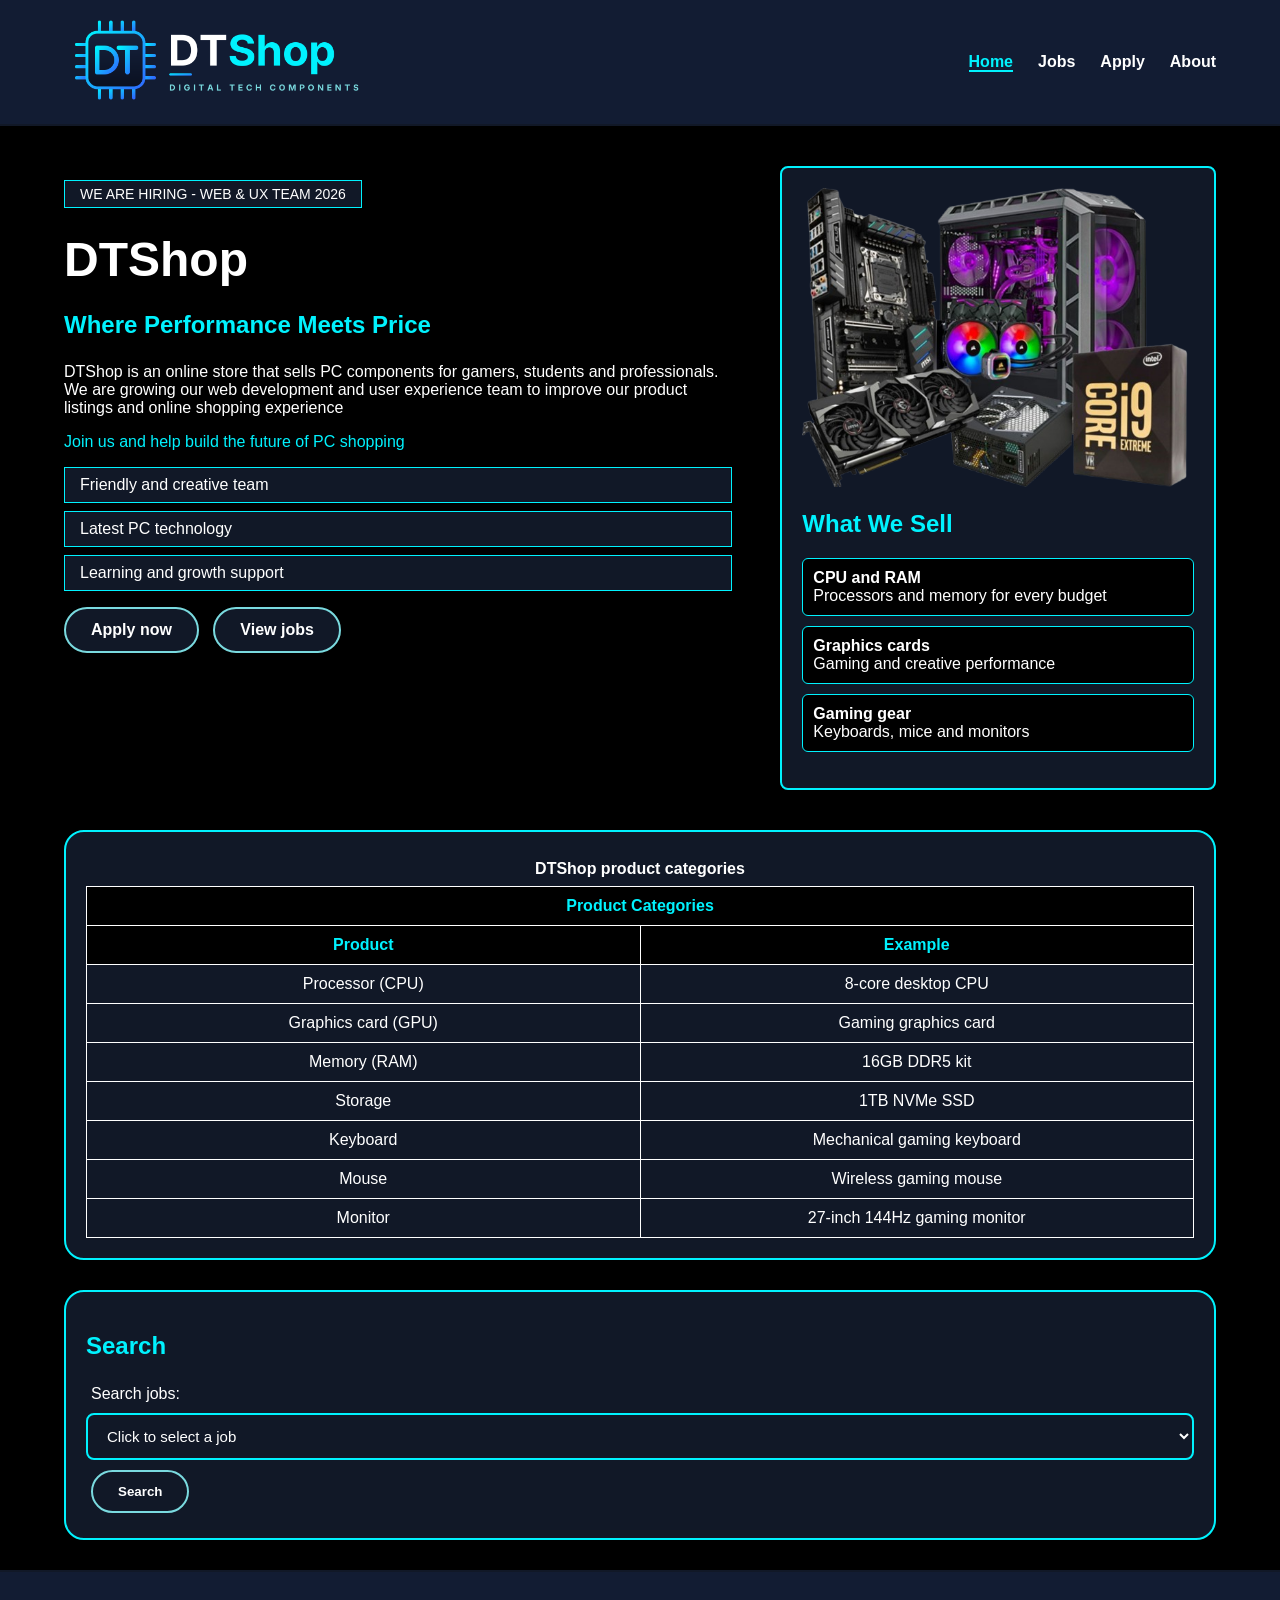
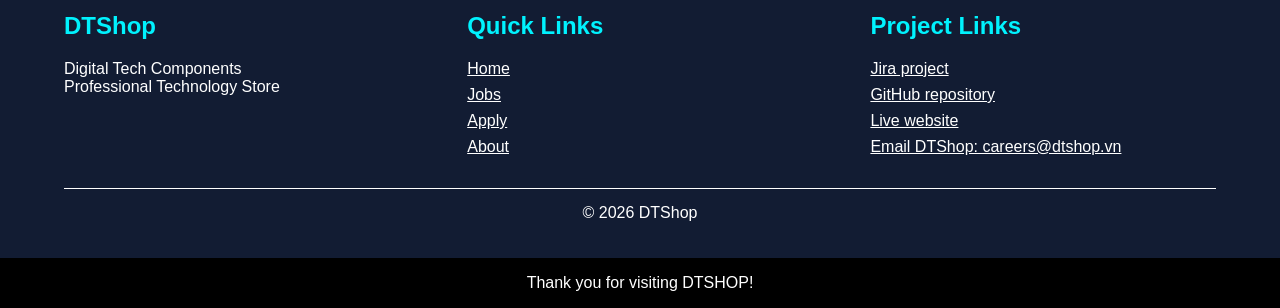
<file: index.html>
<!DOCTYPE html>
<html lang="en">
<head>
    <meta charset="UTF-8">
    <meta name="viewport" content="width=device-width, initial-scale=1.0">
    <meta name="description" content="DTShop. A PC components store. Join our web and user experience team.">
    <meta name="keywords" content="DTShop, PC components, careers, COS10026, Project Part 1">
    <meta name="author" content="Wilson's Dream Team">


    <link rel="icon" type="image/png" href="images/logo.png">
    <link rel="stylesheet" href="styles/styles.css">
    
    <title>DTShop - Home</title>
    
    <style>
        .slogan {
            color: #00f2fe;
            font-size: 24px;
            font-weight: bold;
        }
    </style>
    
</head>

<body>
    <header>
        <a href="index.html"><img src="images/logo.png" alt="DTShop logo - Digital Tech Components" width="200" ></a>
        <nav>
            <ul>
                <li><a href="index.html" aria-current="page">Home</a></li>
                <li><a href="jobs.html">Jobs</a></li>
                <li><a href="apply.html">Apply</a></li>
                <li><a href="about.html">About</a></li>
            </ul>
        </nav>
    </header>
    <main>
        <section class="top-section">
            <article class="intro-text">
                <p class="hiring">WE ARE HIRING - WEB &amp; UX TEAM 2026</p>
                <h1>DTShop</h1>
                <p class="slogan">Where Performance Meets Price</p>
                <p>DTShop is an online store that sells PC components for gamers, students and professionals. 
                    We are growing our web development and user experience team to improve our product listings and online shopping experience</p>
                <p style="color: #00f2fe;">Join us and help build the future of PC shopping</p>

                <ul class="tags">
                    <li>Friendly and creative team</li>
                    <li>Latest PC technology</li>
                    <li>Learning and growth support</li>
                </ul>

                <p>
                    <a class="button" href="apply.html">Apply now</a>
                    <a class="button" href="jobs.html">View jobs</a>
                </p>
            </article>

            <article class="right-box">
                <img class="photo" src="images/pc-components.png" alt="PC components">
                <h2>What We Sell</h2>
                <ul>
                    <li><strong>CPU and RAM</strong><br>Processors and memory for every budget</li>
                    <li><strong>Graphics cards</strong><br>Gaming and creative performance</li>
                    <li><strong>Gaming gear</strong><br>Keyboards, mice and monitors</li>
                </ul>
            </article>

        </section>

        <section class="box">
            
            <table>
                <caption>DTShop product categories</caption>
                <thead>
                    <tr>
                        <th colspan="2">Product Categories</th>
                    </tr>
                    <tr>
                        <th>Product</th>
                        <th>Example</th>
                    </tr>
                </thead>
                <tbody>
                    <tr>
                        <td>Processor (CPU)</td>
                        <td>8-core desktop CPU</td>
                    </tr>
                    <tr>
                        <td>Graphics card (GPU)</td>
                        <td>Gaming graphics card</td>
                    </tr>
                    <tr>
                        <td>Memory (RAM)</td>
                        <td>16GB DDR5 kit</td>
                    </tr>
                    <tr>
                        <td>Storage</td>
                        <td>1TB NVMe SSD</td>
                    </tr>
                    <tr>
                        <td>Keyboard</td>
                        <td>Mechanical gaming keyboard</td>
                    </tr>
                    <tr>
                        <td>Mouse</td>
                        <td>Wireless gaming mouse</td>
                    </tr>
                    <tr>
                        <td>Monitor</td>
                        <td>27-inch 144Hz gaming monitor</td>
                    </tr>
                </tbody>
            </table>
        </section>

    <section class="box">
        <h2>Search</h2>
        <form action="jobs.html" method="get">
            <label for="job-select">Search jobs:</label>
            <select id="job-select" name="job" class="search-select">
                <option value="" disabled selected>Click to select a job</option>
                <option value="#F1">Front-End Web Developer</option>
                <option value="#U1">UX Designer</option>
                <option value="#B1">Back-End Developer</option>
            </select>

            <button type="submit" style="margin-top: 10px;">Search</button>
        </form>
    </section>

    </main>


    <footer>
        <div class="footer-columns">

            <section>
                <h2>DTShop</h2>
                <p>Digital Tech Components<br>Professional Technology Store</p>
            </section>

            <section>
                <h2>Quick Links</h2>
                <ul>
                    <li><a href="index.html">Home</a></li>
                    <li><a href="jobs.html">Jobs</a></li>
                    <li><a href="apply.html">Apply</a></li>
                    <li><a href="about.html">About</a></li>
                </ul>
            </section>

            <section>
                <h2>Project Links</h2>
                <ul>
                    <li><a href="https://cos10026wilsondoan.atlassian.net/jira/software/projects/SCRUM/boards/1">Jira project</a></li>
                    <li><a href="https://github.com/reynard-2007/COS10026">GitHub repository</a></li>
                    <li><a href="https://reynard-2007.github.io/Wilsons_Dream_Team/" title="Live website on GitHub Pages">Live website</a></li>
                    <li><a href="mailto:careers@dtshop.vn" title="Email DTShop">Email DTShop: careers@dtshop.vn</a></li>
                </ul>
            </section>

        </div>
        <p class="copyright">&copy; 2026 DTShop</p>
    </footer>
    <p style="text-align: center;">
        Thank you for visiting DTSHOP!
    </p>

</body>
</html>
</file>
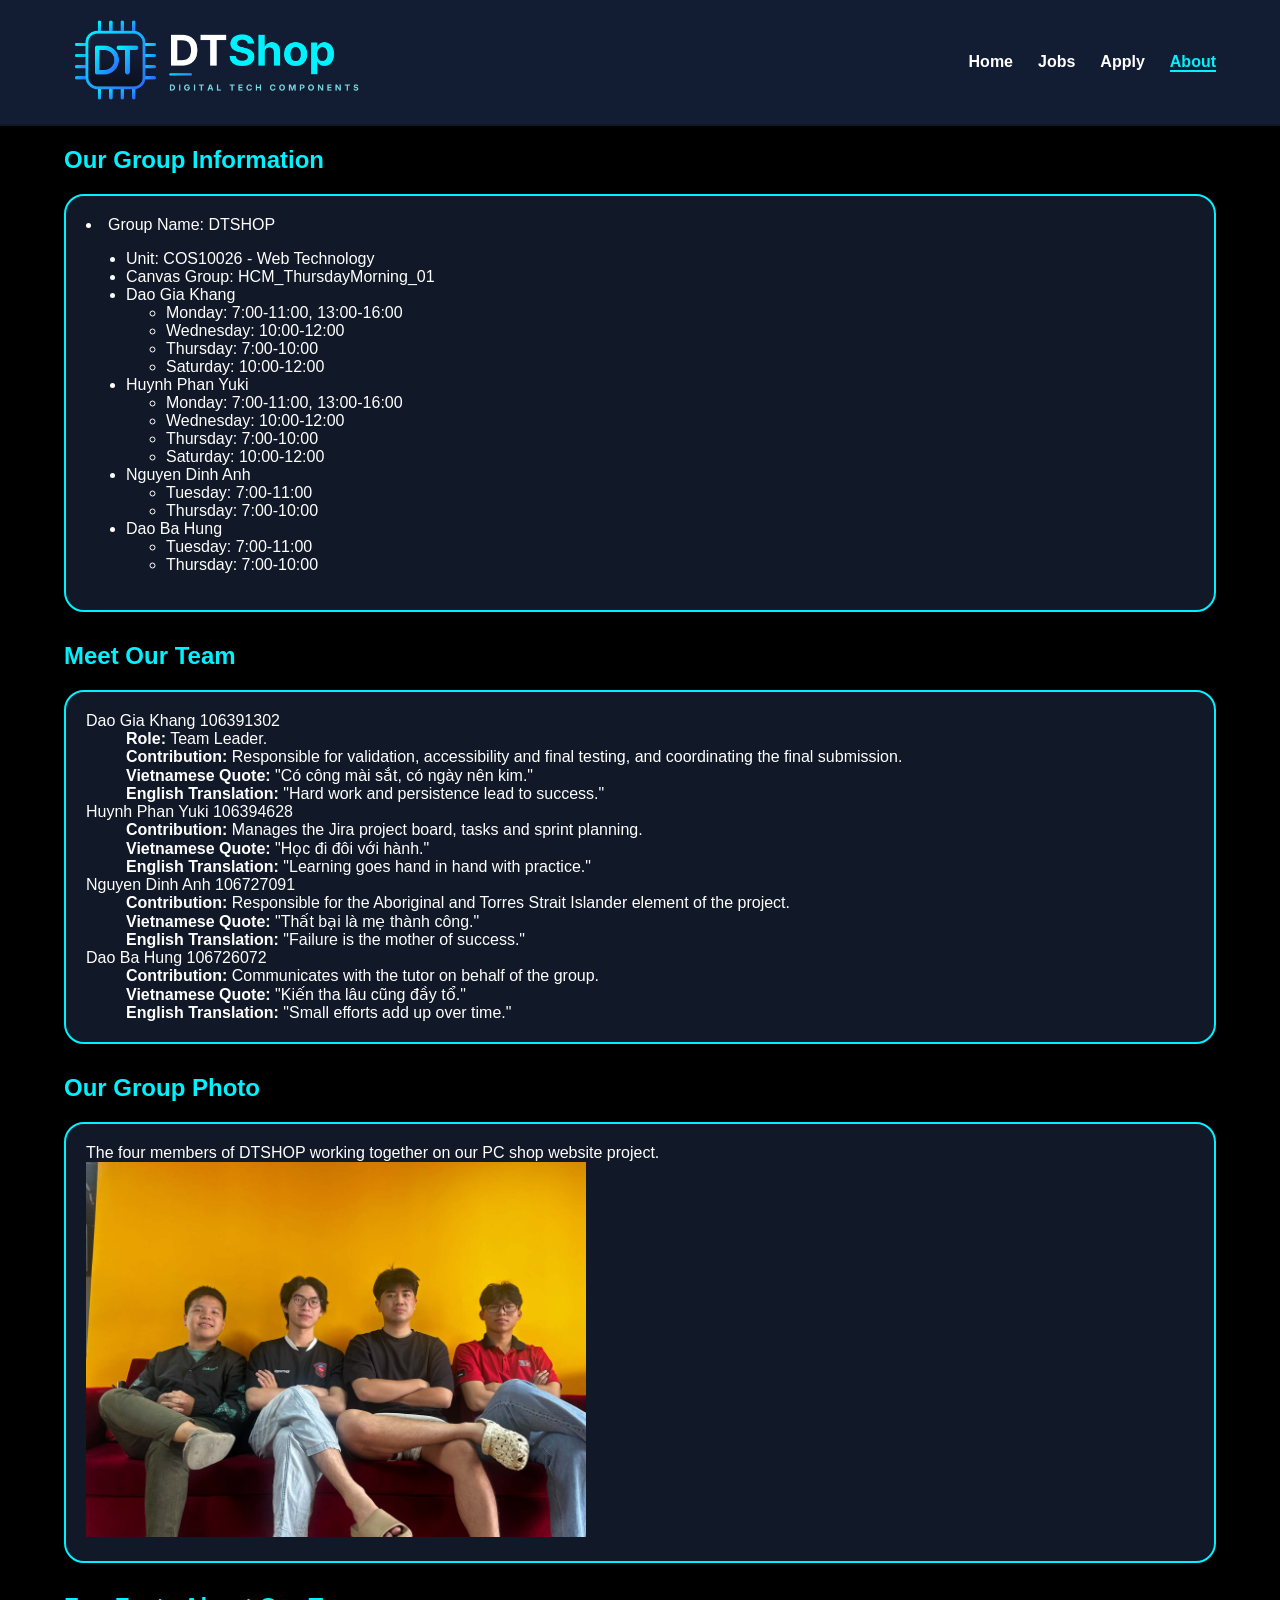
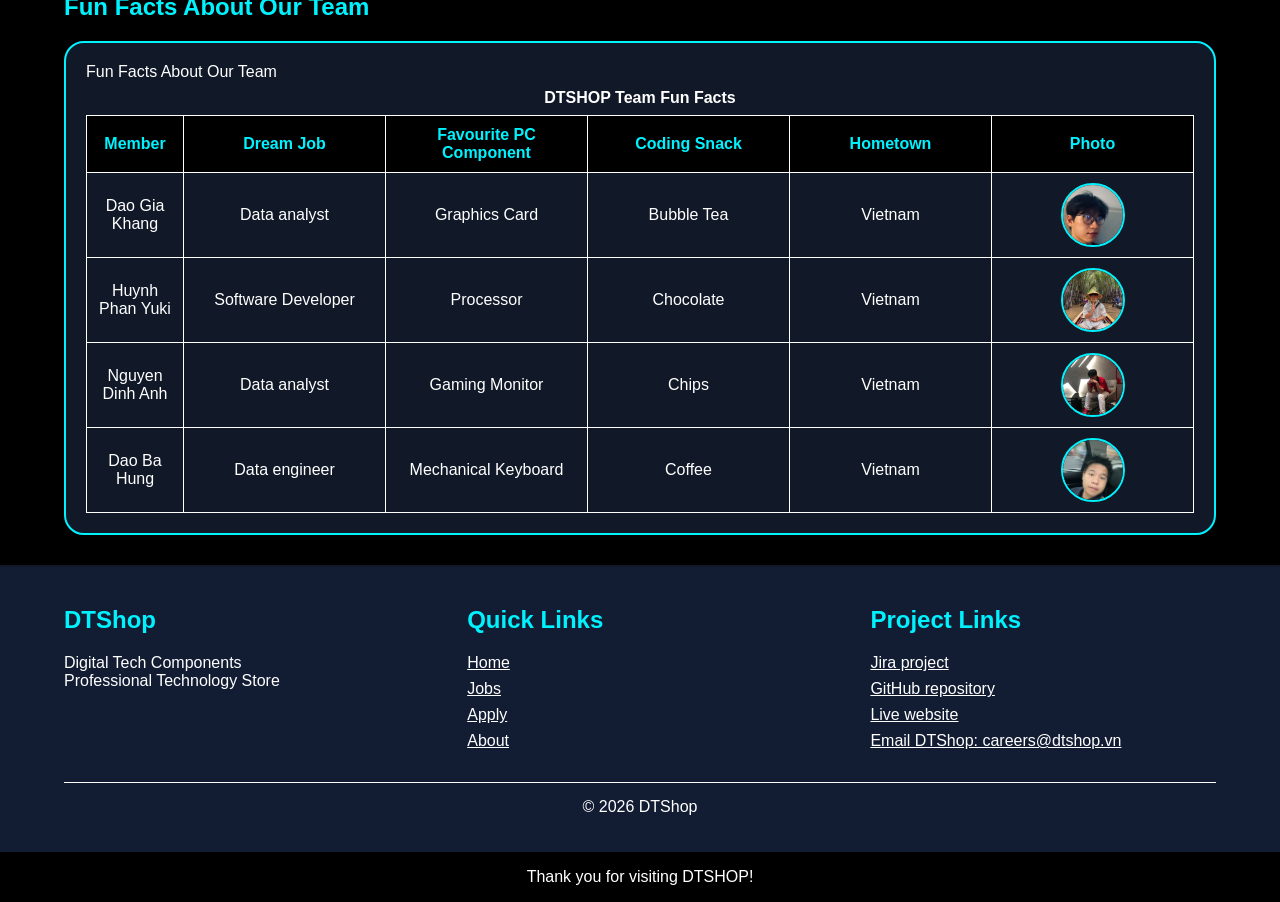
<file: about.html>
<!DOCTYPE html>
<html lang="en">

<head>
    <meta charset="UTF-8">
    <meta name="viewport" content="width=device-width, initial-scale=1.0">

    <meta name="descripti<on" content="Meet the team behind DTSHOP, our PC shop website project.">
    <meta name="keywords" content="DTSHOP, PC shop, gaming computers, computer hardware">
    <meta name="author" content="DTSHOP Team">

    <title>About Us - DTSHOP</title>

    <!-- Link to external CSS file -->
    <link rel="icon" type="image/png" href="images/logo.png">
    <link rel="icon" type="image/png" href="images/photo.png">
    <link rel="stylesheet" href="styles/styles.css">
</head>

<body>

    <!-- Header -->
    <header>
        <div class="header">
            <a href="index.html"><img src="images/logo.png" alt="DTShop logo - Digital Tech Components" width="200" ></a>
        </div>

        <nav>
            <ul>
                <li><a href="index.html"> Home</a></li>
                <li><a href="jobs.html">Jobs</a></li>
                <li><a href="apply.html">Apply</a></li>
                <li><a href="about.html" aria-current="page">About</a></li>
            </ul>
        </nav>
    </header>

    <!-- Navigation -->
    

    <main>

        <!-- 1. Group Name and Class Schedule -->
        
        <section>
            <h2>Our Group Information</h2>
            <div class="box"
            

            <ul class="group-list">
                <li>
                    Group Name: DTSHOP

                    <ul>
                        <li>Unit: COS10026 - Web Technology</li>
                        <li>Canvas Group: HCM_ThursdayMorning_01</li>

                        <li>Dao Gia Khang
                            <ul>
                                <li>Monday: 7:00-11:00, 13:00-16:00</li>
                                <li>Wednesday: 10:00-12:00</li>
                                <li>Thursday: 7:00-10:00</li>
                                <li>Saturday: 10:00-12:00</li>
                            </ul>
                        </li>

                        <li>Huynh Phan Yuki
                            <ul>
                                <li>Monday: 7:00-11:00, 13:00-16:00</li>
                                <li>Wednesday: 10:00-12:00</li>
                                <li>Thursday: 7:00-10:00</li>
                                <li>Saturday: 10:00-12:00</li>
                            </ul>
                        </li>

                        <li>Nguyen Dinh Anh
                            <ul>
                                <li>Tuesday: 7:00-11:00</li>
                                <li>Thursday: 7:00-10:00</li>
                            </ul>
                        </li>

                        <li>Dao Ba Hung
                            <ul>
                                <li>Tuesday: 7:00-11:00</li>
                                <li>Thursday: 7:00-10:00</li>
                            </ul>
                        </li>
                    </ul>
                </li>
            </ul>
        </section>


        <!-- 2. Member Contributions and Quotes -->
        <section>
            
            <h2>Meet Our Team</h2>
            <div class="box"
           

            <dl class="member-list">

                <dt>
                    Dao Gia Khang
                    <span class="student-id">106391302</span>
                </dt>

                <dd>
                    <strong>Role:</strong> Team Leader.
                </dd>

                <dd>
                    <strong>Contribution:</strong>
                    Responsible for validation, accessibility and final testing,
                    and coordinating the final submission.
                </dd>

                <dd>
                    <strong>Vietnamese Quote:</strong>
                    "Có công mài sắt, có ngày nên kim."
                </dd>

                <dd>
                    <strong>English Translation:</strong>
                    "Hard work and persistence lead to success."
                </dd>


                <dt>
                    Huynh Phan Yuki
                    <span class="student-id">106394628</span>
                </dt>

                <dd>
                    <strong>Contribution:</strong>
                    Manages the Jira project board, tasks and sprint planning.
                </dd>

                <dd>
                    <strong>Vietnamese Quote:</strong>
                    "Học đi đôi với hành."
                </dd>

                <dd>
                    <strong>English Translation:</strong>
                    "Learning goes hand in hand with practice."
                </dd>


                <dt>
                    Nguyen Dinh Anh
                    <span class="student-id">106727091</span>
                </dt>

                <dd>
                    <strong>Contribution:</strong>
                    Responsible for the Aboriginal and Torres Strait Islander
                    element of the project.
                </dd>

                <dd>
                    <strong>Vietnamese Quote:</strong>
                    "Thất bại là mẹ thành công."
                </dd>

                <dd>
                    <strong>English Translation:</strong>
                    "Failure is the mother of success."
                </dd>


                <dt>
                    Dao Ba Hung
                    <span class="student-id">106726072</span>
                </dt>

                <dd>
                    <strong>Contribution:</strong>
                    Communicates with the tutor on behalf of the group.
                </dd>

                <dd>
                    <strong>Vietnamese Quote:</strong>
                    "Kiến tha lâu cũng đầy tổ."
                </dd>

                <dd>
                    <strong>English Translation:</strong>
                    "Small efforts add up over time."
                </dd>

            </dl>
        </section>


        <!-- 3. Group Photo -->
        <section>
            <h2>Our Group Photo</h2>
            <div class="box"
          

            <figure class="group-photo">

                <!-- Add your group photo here when it is available.
                     Make sure the image is smaller than 300 KB. -->

                <figcaption>
                    The four members of DTSHOP working together
                    on our PC shop website project.
                </figcaption>

            </figure>
            <img src="./images/photo.png" width="500" height="250"/>
        </section>
        <h2>Fun Facts About Our Team</h2>

        <!-- 4. Fun Facts Table -->
      <div class="box"
      <h2>Fun Facts About Our Team</h2>
           

            <table>

                <caption>DTSHOP Team Fun Facts</caption>

                <thead>
                    <tr>
                    
                        <th>Member</th>
                        <th>Dream Job</th>
                        <th>Favourite PC Component</th>
                        <th>Coding Snack</th>
                        <th>Hometown</th>
                        <th>Photo</th>
                    </tr>
                </thead>

                <tbody>
                    <tr>
                        <td>Dao Gia Khang</td>
                        <td>Data analyst</td>
                        <td>Graphics Card</td>
                        <td>Bubble Tea</td>
                        <td>Vietnam</td>
                        <td><img src="images/khang.jpg" alt="Dao Gia Khang" class="team-photo"></td>
                    </tr>

                    <tr>
                        <td>Huynh Phan Yuki</td>
                        <td>Software Developer</td>
                        <td>Processor</td>
                        <td>Chocolate</td>
                        <td>Vietnam</td>
                        <td><img src="images/yuki.jpg" alt="Huynh Phan Yuki" class="team-photo"></td>
                    </tr>

                    <tr>
                        <td>Nguyen Dinh Anh</td>
                        <td>Data analyst</td>
                        <td>Gaming Monitor</td>
                        <td>Chips</td>
                        <td>Vietnam</td>
                        <td><img src="images/dinhanh.jpg" alt="Nguyen Dinh Anh" class="team-photo"></td>
                    </tr>

                    <tr>
                        <td>Dao Ba Hung</td>
                        <td>Data engineer</td>
                        <td>Mechanical Keyboard</td>
                        <td>Coffee</td>
                        <td>Vietnam</td>
                        <td><img src="images/hung.jpg" alt="Dao Ba Hung" class="team-photo"></td>
                    </tr>
                </tbody>

            </table>
        </section>

    </main>

    <!-- Footer -->
    <footer>
        <div class="footer-columns">

            <section>
                <h2>DTShop</h2>
                <p>Digital Tech Components<br>Professional Technology Store</p>
            </section>

            <section>
                <h2>Quick Links</h2>
                <ul>
                    <li><a href="index.html">Home</a></li>
                    <li><a href="jobs.html">Jobs</a></li>
                    <li><a href="apply.html">Apply</a></li>
                    <li><a href="about.html">About</a></li>
                </ul>
            </section>

            <section>
                <h2>Project Links</h2>
                <ul>
                    <li><a href="https://cos10026wilsondoan.atlassian.net/jira/software/projects/SCRUM/boards/1" title="Jira project">Jira project</a></li>
                    <li><a href="https://github.com/reynard-2007/COS10026" title="GitHub repository">GitHub repository</a></li>
                    <li><a href="https://reynard-2007.github.io/Wilsons_Dream_Team/" title="Live website on GitHub Pages">Live website</a></li>
                    <li><a href="mailto:careers@dtshop.vn" title="Email DTShop">Email DTShop: careers@dtshop.vn</a></li>
                </ul>
            </section>

        </div>
        <p class="copyright">&copy; 2026 DTShop</p>
    </footer>
    <p style="text-align: center;">
        Thank you for visiting DTSHOP!
    </p>

</body>
</html>
</file>
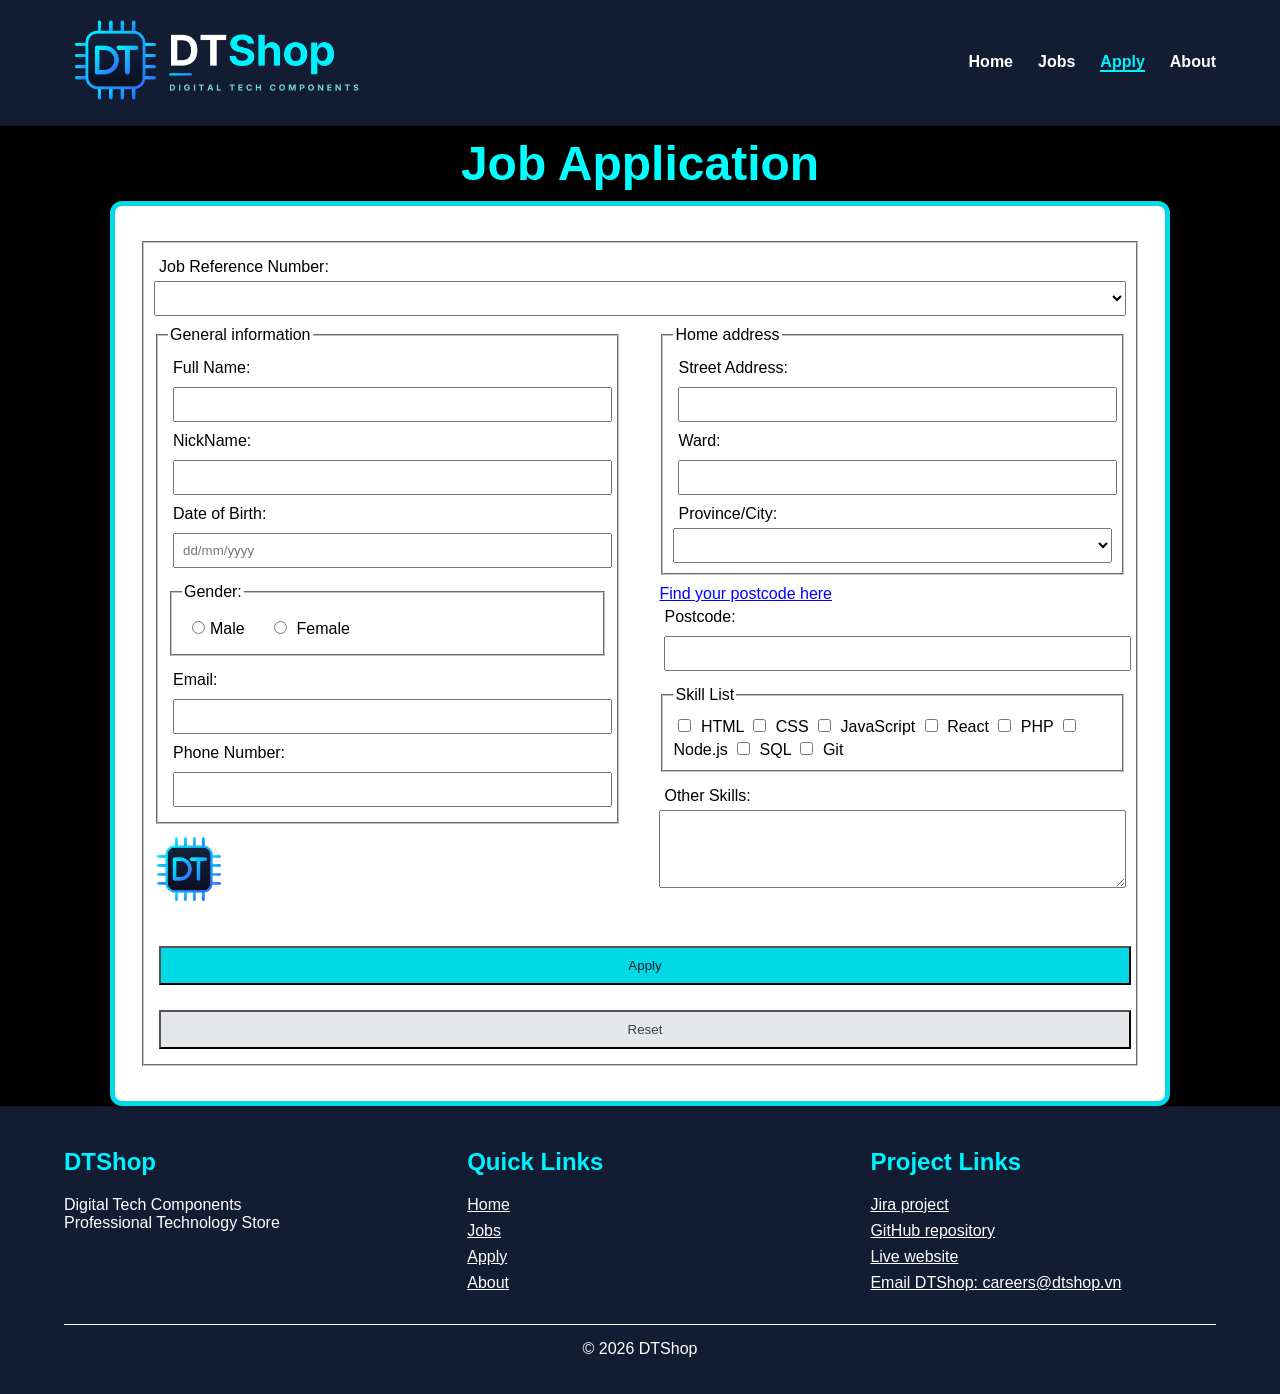
<file: apply.html>
<!DOCTYPE html>
<html lang="en">
<head>
    <meta charset="UTF-8">
    <meta name="viewport" content="width=device-width, initial-scale=1.0">
    <title>Job Application Form</title>
    <link rel="stylesheet" href="./styles/styles.css">
</head>

<body>
 <header>
        <a href="index.html"><img src="images/logo.png" alt="DTShop logo - Digital Tech Components" width="200" ></a>
        <nav>
            <ul>
                <li><a href="index.html">Home</a></li>
                <li><a href="jobs.html">Jobs</a></li>
                <li><a href="apply.html" aria-current="page">Apply</a></li>
                <li><a href="about.html">About</a></li>
            </ul>
        </nav>
    </header>
<h1 id="h1_apply">Job Application</h1>

<form id="Job_apply" 
      method="post" 
      action="https://mercury.swin.edu.au/it000000/formtest.php">
    <fieldset>

    <!-- Job Reference Number -->
    <label for="jobref">Job Reference Number:</label>
    <select id="jobref" name="Jobref">
       <option value=""></option>
       <option value="FE001">FE001</option>
       <option value="BE001">BE001</option>
       <option value="UX001">UX001</option>
    </select>

    <br/>
    <div class="form-layout"> 
        <div class="left-section">
        <fieldset>
        <legend>General information</legend>

        <!-- Full Name -->
        <label for="fullname">Full Name:</label>
        <input type="text" id="fullname" name="fullname"
            pattern="[A-Za-z]"
            required=required>
        <br/>

        <!-- NickName -->
        <label for="nickname">NickName:</label>
        <input type="text" id="nickname" name="nickname"
            maxlength="20"
            pattern="[A-Za-z0-9]{1,20}"
            required=required>
        <br/>

        <!-- Date of Birth -->
        <label for="dob">Date of Birth:</label>
        <input type="text" id="dob" name="Date of Birth"
            placeholder="dd/mm/yyyy"
            pattern="[0-9]{2}/[0-9]{2}/[0-9]{4}"
            required=required>
        <br/>

        <!-- Gender -->
        <fieldset>
            <legend>Gender:</legend>
            <label> <input type="radio" name="gender" value="Male" required=required>Male</label>
            <label> <input type="radio" name="gender" value="Female"> Female </label>
        </fieldset>

        <!-- Email -->
            <label for="email">Email:</label>
            <input type="text" id="email" name="email" required=required>
            <br/>

        <!-- Phone Number -->
            <label for="phone">Phone Number:</label>
            <input type="text" id="phone" name="phone"
            pattern="[0-9]{8,12}"
            required=required>
        </fieldset>
        <!-- logo  -->
        <img src="./images/logo-icon.png" alt="logo" width="70" height="70"/>
        </div>

        <div class="right-section">
        <fieldset>
        <legend>Home address</legend>
        <!-- Street Address -->
        <label for="address">Street Address:</label>
        <input type="text" id="address" name="Street address"
            maxlength="40" required=required>
        <br/>

        <!-- Ward -->
        <label for="ward">Ward:</label>
        <input type="text" id="ward" name="Ward"
            maxlength="40" required=required>
        <br/>

        <!-- province/city -->
        <label for="p/c">Province/City: </label>
        <select id="p/c" name="province/city" required=required>
                <option value=""></option>
                <option value="An Giang">An Giang</option>
                <option value="Bac Ninh">Bắc Ninh</option>
                <option value="Ca Mau">Cà Mau</option>
                <option value="Can Tho">Cần Thơ</option>
                <option value="Cao Bang">Cao Bằng</option>
                <option value="Da Nang">Đà Nẵng</option>
                <option value="Dak Lak">Đắk Lắk</option>
                <option value="Dien Bien">Điện Biên</option>
                <option value="Dong Nai">Đồng Nai</option>
                <option value="Dong Thap">Đồng Tháp</option>
                <option value="Gia Lai">Gia Lai</option>
                <option value="Ha Noi">Hà Nội</option>
                <option value="Ha Tinh">Hà Tĩnh</option>
                <option value="Hai Phong">Hải Phòng</option>
                <option value="Ho Chi Minh">Hồ Chí Minh</option>
                <option value="Hue">Huế</option>
                <option value="Hung Yen">Hưng Yên</option>
                <option value="Khanh Hoa">Khánh Hòa</option>
                <option value="Lai Chau">Lai Châu</option>
                <option value="Lam Dong">Lâm Đồng</option>
                <option value="Lang Son">Lạng Sơn</option>
                <option value="Lao Cai">Lào Cai</option>
                <option value="Nghe An">Nghệ An</option>
                <option value="Ninh Binh">Ninh Bình</option>
                <option value="Phu Tho">Phú Thọ</option>
                <option value="Quang Ngai">Quảng Ngãi</option>
                <option value="Quang Ninh">Quảng Ninh</option>
                <option value="Quang Tri">Quảng Trị</option>
                <option value="Son La">Sơn La</option>
                <option value="Tay Ninh">Tây Ninh</option>
                <option value="Thai Nguyen">Thái Nguyên</option>
                <option value="Thanh Hoa">Thanh Hóa</option>
                <option value="Tuyen Quang">Tuyên Quang</option>
                <option value="Vinh Long">Vĩnh Long</option>
        </select>
        </fieldset>

        <!-- Postcode -->
        
        <a id="link_pos" href="https://mabuuchinh.vn/">Find your postcode here</a> <br/>
        <label for="postcode">Postcode:</label>
        <input type="text" id="postcode" name="postcode"
            pattern="[0-9]{5}"
            maxlength="5"
            required=required>
        <br/>
        
        <!-- Skill List -->
        <fieldset>
        <legend>Skill List</legend>
            <input type="checkbox" name="skills[]" value="HTML"> HTML
            <input type="checkbox" name="skills[]" value="CSS"> CSS
            <input type="checkbox" name="skills[]" value="JavaScript"> JavaScript
            <input type="checkbox" name="skills[]" value="React"> React
            <input type="checkbox" name="skills[]" value="PHP"> PHP
            <input type="checkbox" name="skills[]" value="Node.js"> Node.js
            <input type="checkbox" name="skills[]" value="SQL"> SQL
            <input type="checkbox" name="skills[]" value="Git"> Git
        </fieldset>

        <!-- Other Skills -->
        <label for="otherskills">Other Skills:</label> <br/>
        <textarea id="otherskills" name="otherskills"
                rows="4" cols="40"></textarea>
        </div>
    </div>
    <br/>

    <!-- Submit and Reset -->
    <input class="form-buttons" type="submit" value="Apply"/>
    <input class="form-buttons" type="reset" value="Reset"/>
    </fieldset>
</form>
<footer>
        <div class="footer-columns">

            <section>
                <h2>DTShop</h2>
                <p>Digital Tech Components<br>Professional Technology Store</p>
            </section>

            <section>
                <h2>Quick Links</h2>
                <ul>
                    <li><a href="index.html">Home</a></li>
                    <li><a href="jobs.html">Jobs</a></li>
                    <li><a href="apply.html">Apply</a></li>
                    <li><a href="about.html">About</a></li>
                </ul>
            </section>

            <section>
                <h2>Project Links</h2>
                <ul>
                    <li><a href="https://cos10026wilsondoan.atlassian.net/jira/software/projects/SCRUM/boards/1" title="Jira project">Jira project</a></li>
                    <li><a href="https://github.com/reynard-2007/COS10026" title="GitHub repository">GitHub repository</a></li>
                    <li><a href="https://reynard-2007.github.io/Wilsons_Dream_Team/" title="Live website on GitHub Pages">Live website</a></li>
                    <li><a href="mailto:careers@dtshop.vn" title="Email DTShop">Email DTShop: careers@dtshop.vn</a></li>
                </ul>
            </section>

        </div>
        <p class="copyright">&copy; 2026 DTShop</p>
    </footer>
</body>
</html>
</file>
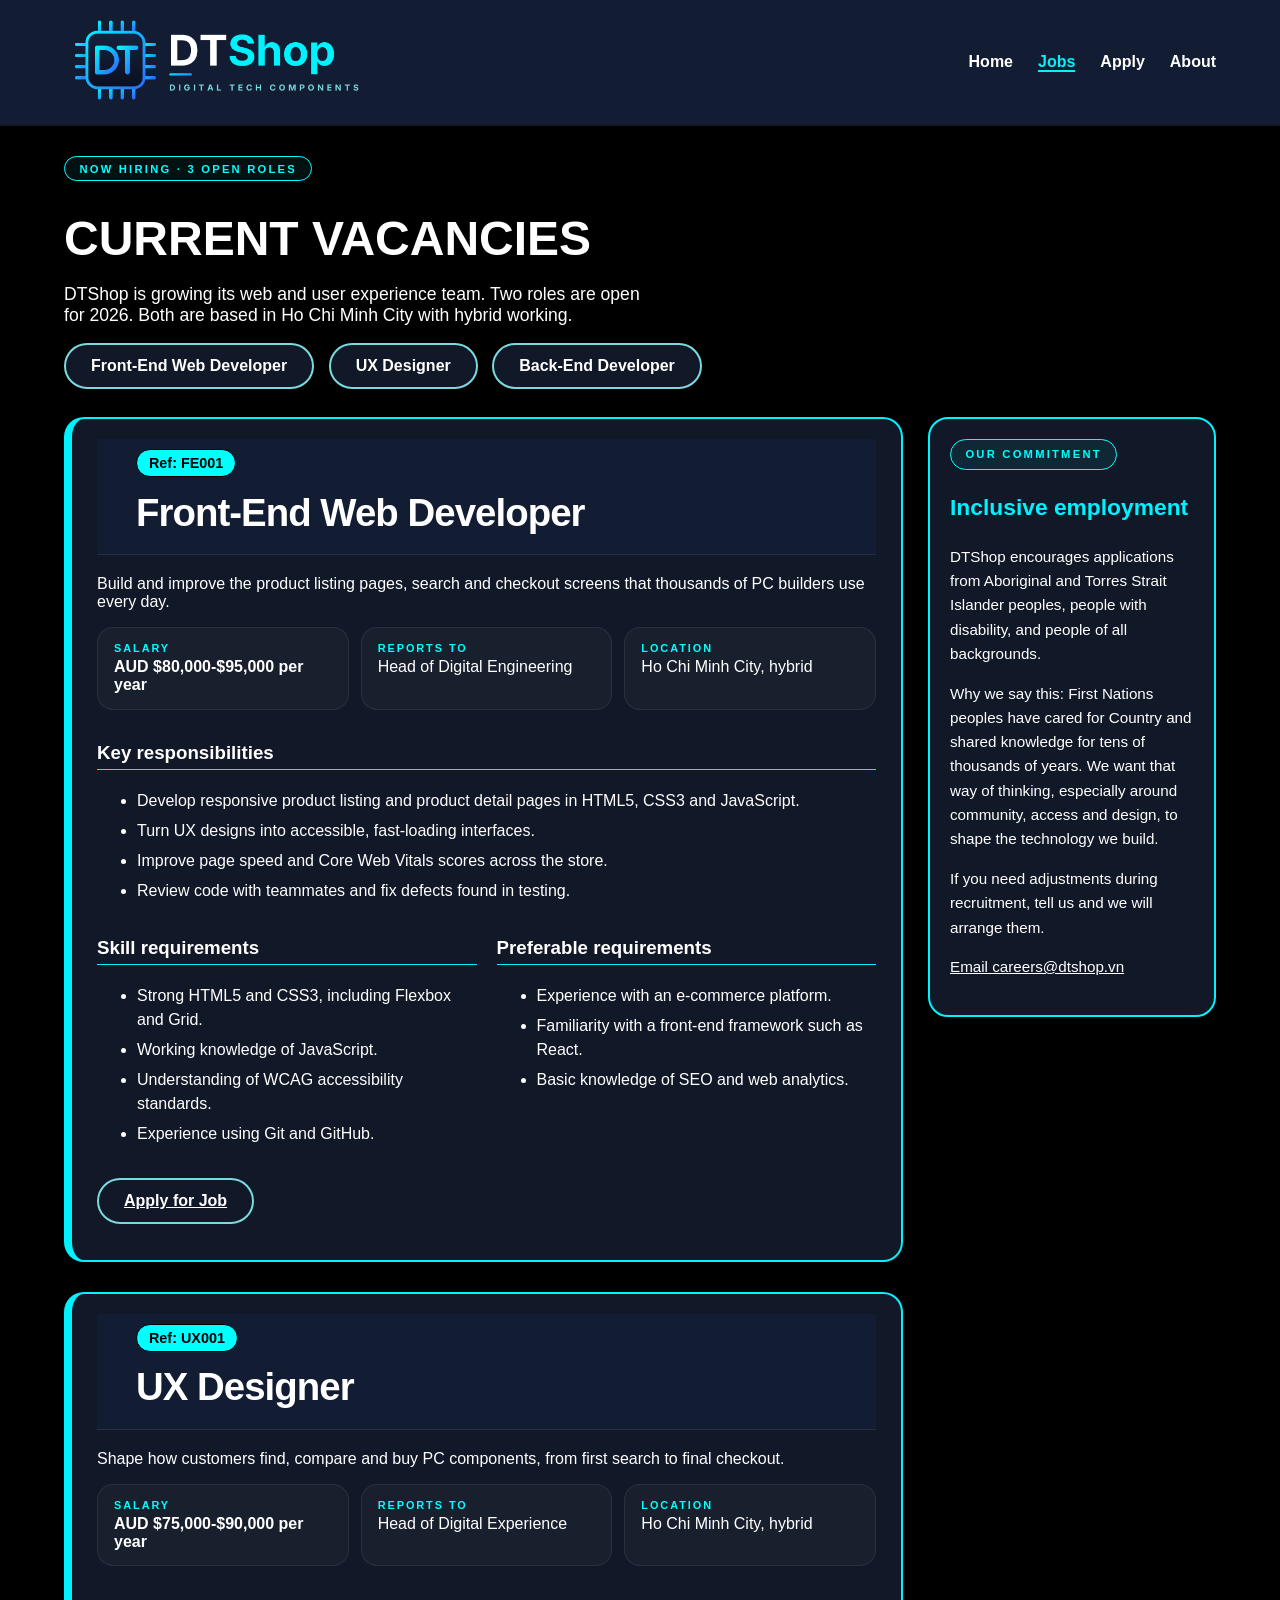
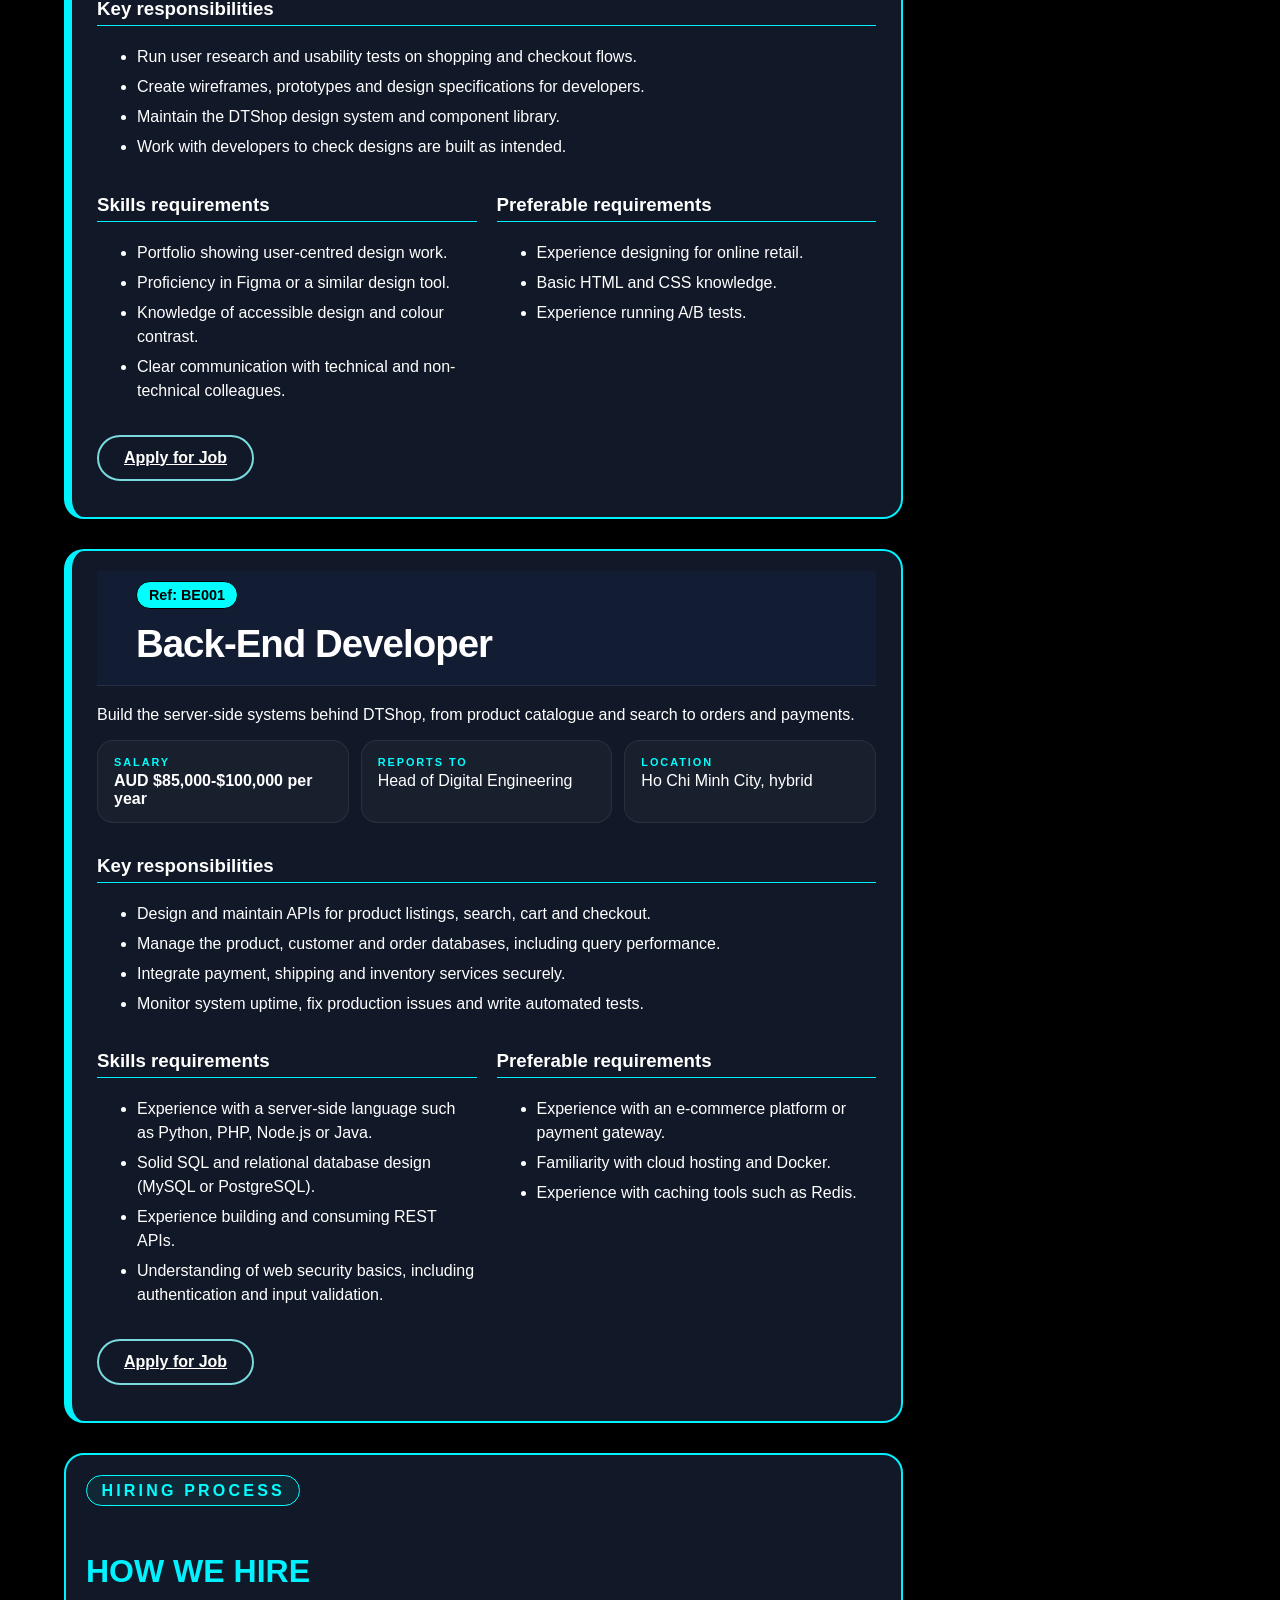
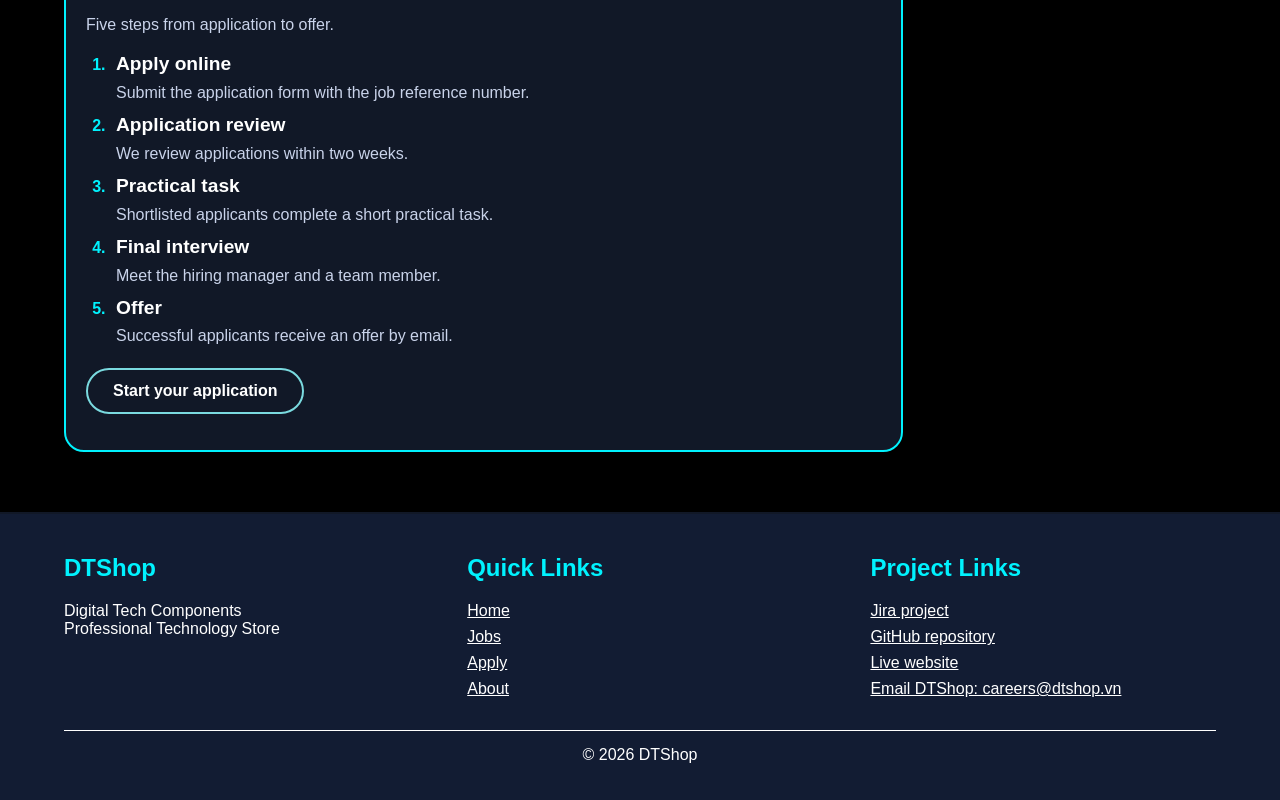
<file: jobs.html>
<!DOCTYPE html>
<html lang="en">

<head>
    <meta charset="UTF-8">
    <meta name="viewport" content="width=device-width, initial-scale=1.0">
    <meta name="description" content="DTShop current vacancies: Front-End Web Developer and UX Designer roles.">
    <meta name="keywords" content="DTShop, jobs, front-end developer, UX designer, COS10026, Project Part 1">
    <meta name="author" content="Wilson's Dream Team">

    <link rel="icon" type="image/png" href="images/logo.png">
    <link rel="stylesheet" href="styles/styles.css">
    <title>DTShop - Jobs</title>
</head>

<body>
    <header>
        <a href="index.html"><img src="images/logo.png" alt="DTShop logo - Digital Tech Components" width="200"></a>
        <nav>
            <ul>
                <li><a href="index.html">Home</a></li>
                <li><a href="jobs.html" aria-current="page">Jobs</a></li>
                <li><a href="apply.html">Apply</a></li>
                <li><a href="about.html">About</a></li>
            </ul>
        </nav>
    </header>

    <main>
        <section class="page-intro">
            <p class="eyebrow">Now hiring &middot; 3 open roles</p>
            <h1>Current vacancies</h1>
            <p>
                DTShop is growing its web and user experience team. Two roles are open for 2026. Both are based in
                Ho Chi Minh City with hybrid working.
            </p>
            <nav class="jump-links" aria-label="Jump to a job">
                <a class="button" href="#F1">Front-End Web Developer</a>
                <a class="button" href="#U1">UX Designer</a>
                <a class="button" href="#B1">Back-End Developer</a>
            </nav>
        </section>
        <br>
        <div class="jobs-layout">
            <aside class="side-note" aria-labelledby="eeo-title">
                <p class="eyebrow">Our commitment</p>
                <h2 id="eeo-title">Inclusive employment</h2>
                <p>DTShop encourages applications from Aboriginal and Torres Strait Islander peoples, people with disability, and people of
                all backgrounds.</p>
                <p>Why we say this: First Nations peoples have cared for Country and shared knowledge for tens of thousands of years. We
                want that way of thinking, especially around community, access and design, to shape the technology we build.</p>
                <p>If you need adjustments during recruitment, tell us and we will arrange them.</p>
                <p><a href="mailto:careers@dtshop.vn">Email careers@dtshop.vn</a></p>
            </aside>


            <div class="jobs-content">

                <article class="job" id='F1'>
                    <header class="job-header">
                        <p class="ref">Ref: FE001</p>
                        <h2 id="fe-title">Front-End Web Developer</h2>
                    </header>

                    <p>Build and improve the product listing pages, search and checkout screens that thousands of
                        PC builders use every day.</p>

                    <dl class="job-meta">
                        <div>
                            <dt>Salary</dt>
                            <dd class="salary">AUD $80,000-$95,000 per year</dd>
                        </div>
                        <div>
                            <dt>Reports to</dt>
                            <dd>Head of Digital Engineering</dd>
                        </div>
                        <div>
                            <dt>Location</dt>
                            <dd>Ho Chi Minh City, hybrid</dd>
                        </div>
                    </dl>

                    <section>
                        <h3>Key responsibilities</h3>
                        <ul>
                            <li>Develop responsive product listing and product detail pages in HTML5, CSS3 and
                                JavaScript.</li>
                            <li>Turn UX designs into accessible, fast-loading interfaces.</li>
                            <li>Improve page speed and Core Web Vitals scores across the store.</li>
                            <li>Review code with teammates and fix defects found in testing.</li>
                        </ul>
                    </section>

                    <section class="job-columns">
                        <div>
                            <h3>Skill requirements</h3>
                            <ul>
                                <li>Strong HTML5 and CSS3, including Flexbox and Grid.</li>
                                <li>Working knowledge of JavaScript.</li>
                                <li>Understanding of WCAG accessibility standards.</li>
                                <li>Experience using Git and GitHub.</li>
                            </ul>
                        </div>
                        <div>
                            <h3>Preferable requirements</h3>
                            <ul>
                                <li>Experience with an e-commerce platform.</li>
                                <li>Familiarity with a front-end framework such as React.</li>
                                <li>Basic knowledge of SEO and web analytics.</li>
                            </ul>
                        </div>
                    </section>

                    <p class="button"><a href="apply.html">Apply for Job</a></p>
                </article>

                <article class="job" id='U1'>
                    <header class="job-header">
                        <p class="ref">Ref: UX001</p>
                        <h2 id="ux-title">UX Designer</h2>
                    </header>

                    <p>Shape how customers find, compare and buy PC components, from first search to final
                        checkout.</p>

                    <dl class="job-meta">
                        <div>
                            <dt>Salary</dt>
                            <dd class="salary">AUD $75,000-$90,000 per year</dd>
                        </div>
                        <div>
                            <dt>Reports to</dt>
                            <dd>Head of Digital Experience</dd>
                        </div>
                        <div>
                            <dt>Location</dt>
                            <dd>Ho Chi Minh City, hybrid</dd>
                        </div>
                    </dl>


                    <section>
                        <h3>Key responsibilities</h3>
                        <ul>
                            <li>Run user research and usability tests on shopping and checkout flows.</li>
                            <li>Create wireframes, prototypes and design specifications for developers.</li>
                            <li>Maintain the DTShop design system and component library.</li>
                            <li>Work with developers to check designs are built as intended.</li>
                        </ul>
                    </section>

                    <section class="job-columns">
                        <div>
                            <h3>Skills requirements</h3>
                            <ul>
                                <li>Portfolio showing user-centred design work.</li>
                                <li>Proficiency in Figma or a similar design tool.</li>
                                <li>Knowledge of accessible design and colour contrast.</li>
                                <li>Clear communication with technical and non-technical colleagues.</li>
                            </ul>
                        </div>
                        <div>
                            <h3>Preferable requirements</h3>
                            <ul>
                                <li>Experience designing for online retail.</li>
                                <li>Basic HTML and CSS knowledge.</li>
                                <li>Experience running A/B tests.</li>
                            </ul>
                        </div>
                    </section>

                    <p class="button"><a href="apply.html">Apply for Job</a></p>
                </article>   

                <article class="job" id="B1">
                    <header class="job-header">
                        <p class="ref">Ref: BE001</p>
                        <h2 id="backend-title">Back-End Developer</h2>
                    </header>
                
                    <p>Build the server-side systems behind DTShop, from product catalogue and search to orders and payments.</p>
                
                    <dl class="job-meta">
                        <div>
                            <dt>Salary</dt>
                            <dd class="salary">AUD $85,000-$100,000 per year</dd>
                        </div>
                        <div>
                            <dt>Reports to</dt>
                            <dd>Head of Digital Engineering</dd>
                        </div>
                        <div>
                            <dt>Location</dt>
                            <dd>Ho Chi Minh City, hybrid</dd>
                        </div>
                    </dl>
                
                    <section>
                        <h3>Key responsibilities</h3>
                        <ul>
                            <li>Design and maintain APIs for product listings, search, cart and checkout.</li>
                            <li>Manage the product, customer and order databases, including query performance.</li>
                            <li>Integrate payment, shipping and inventory services securely.</li>
                            <li>Monitor system uptime, fix production issues and write automated tests.</li>
                        </ul>
                    </section>
                
                    <section class="job-columns">
                        <div>
                            <h3>Skills requirements</h3>
                            <ul>
                                <li>Experience with a server-side language such as Python, PHP, Node.js or Java.</li>
                                <li>Solid SQL and relational database design (MySQL or PostgreSQL).</li>
                                <li>Experience building and consuming REST APIs.</li>
                                <li>Understanding of web security basics, including authentication and input validation.</li>
                            </ul>
                        </div>
                        <div>
                            <h3>Preferable requirements</h3>
                            <ul>
                                <li>Experience with an e-commerce platform or payment gateway.</li>
                                <li>Familiarity with cloud hosting and Docker.</li>
                                <li>Experience with caching tools such as Redis.</li>
                            </ul>
                        </div>
                    </section>
                
                    <p class="button"><a href="apply.html">Apply for Job</a></p>
                </article>


                <section class="box" aria-labelledby="process-title">
                    <p class="eyebrow">Hiring process</p>
                    <h2 id="process-title">How we hire</h2>
                    <p class="hire-intro">Five steps from application to offer.</p>
                
                    <ol class="steps">
                        <li>
                            <h3>Apply online</h3>
                            <p>Submit the application form with the job reference number.</p>
                        </li>
                        <li>
                            <h3>Application review</h3>
                            <p>We review applications within two weeks.</p>
                        </li>
                        <li>
                            <h3>Practical task</h3>
                            <p>Shortlisted applicants complete a short practical task.</p>
                        </li>
                        <li>
                            <h3>Final interview</h3>
                            <p>Meet the hiring manager and a team member.</p>
                        </li>
                        <li>
                            <h3>Offer</h3>
                            <p>Successful applicants receive an offer by email.</p>
                        </li>
                    </ol>
                
                    <p><a class="button" href="apply.html">Start your application</a></p>
                </section>
            </div>
        </div>
    </main>

    <footer>
        <div class="footer-columns">

            <section>
                <h2>DTShop</h2>
                <p>Digital Tech Components<br>Professional Technology Store</p>
            </section>

            <section>
                <h2>Quick Links</h2>
                <ul>
                    <li><a href="index.html">Home</a></li>
                    <li><a href="jobs.html">Jobs</a></li>
                    <li><a href="apply.html">Apply</a></li>
                    <li><a href="about.html">About</a></li>
                </ul>
            </section>

            <section>
                <h2>Project Links</h2>
                <ul>
                    <li><a href="https://cos10026wilsondoan.atlassian.net/jira/software/projects/SCRUM/boards/1"
                            title="Jira project">Jira project</a></li>
                    <li><a href="https://github.com/reynard-2007/COS10026" title="GitHub repository">GitHub
                            repository</a></li>
                    <li><a href="https://reynard-2007.github.io/Wilsons_Dream_Team/"
                            title="Live website on GitHub Pages">Live website</a></li>
                    <li><a href="mailto:careers@dtshop.vn" title="Email DTShop">Email DTShop: careers@dtshop.vn</a></li>
                </ul>
            </section>

        </div>
        <p class="copyright">&copy; 2026 DTShop</p>
    </footer>

</body>

</html>
</file>
<file: styles/styles.css>
/*

filename: style.css

author: Wilson's Dream Team

created: 18/10/2026

last modified: 29/10/2026

description: index.html, jobs.html, apply.html, about.html

*/
/*---------------------------------index+about---------------------------------- */
/* setup*/

body {
    background-color: #000000;
    color: #ffffff;
    font-family: Arial, sans-serif;
    margin: 0;
    padding: 0;
}

h1 {
    font-size: 48px;
    margin: 10px 0;
}

h2 {
    color: #00f2fe; 
}

a {
    color: #ffffff;
}

img {
    max-width: 100%;
    height: auto;
}

main {
    width: 90%;
    margin: 0 auto;
}

/*header */

header {
    background-color: #121c33;
    color: #ffffff;
    display: flex;
    justify-content: space-between;
    align-items: center;
    padding: 10px 5%;
    border-bottom: 2px solid #111827;
}

header img {
    width: 320px;
    height: 100px;
}

nav ul {
    display: flex;
    list-style-type: none;
    margin: 0;
    padding: 0;
}

nav li {
    margin-left: 25px;
}

nav a {
    text-decoration: none;
    font-weight: bold;
    transition: color 0.3s ease;
}

nav a:hover {
    color: #00f2fe;
}

nav a[aria-current="page"] {
    color: #00f2fe;
    border-bottom: 2px solid #00f2fe;
}

/*page */

.top-section {
    display: flex;
    justify-content: space-between;
    padding: 40px 0;
}

.intro-text {
    width: 58%;
}

.hiring {
    display: inline-block;
    background-color: #111827;
    border: 1px solid #00f2fe;
    padding: 5px 15px;
    font-size: 14px;
}

.tags {
    list-style-type: none;
    padding: 0;
}

.tags li {
    background-color: #111827;
    border: 1px solid #00f2fe;
    padding: 8px 15px;
    margin-bottom: 8px;
}
.right-box {
    width: 34%;
    background-color: #111827;
    border: 2px solid #00f2fe;
    padding: 20px;
    border-radius: 8px;
}

.right-box ul {
    list-style-type: none;
    padding: 0;
}

.right-box li {
    background-color: #000000;
    border: 1px solid #00f2fe;
    padding: 10px;
    margin-bottom: 10px;
    border-radius: 6px;
}

/*box,button*/
.button, 
button[type="submit"] {
    display: inline-block;
    background-color: #111827;
    border: 2px solid #7adadf;
    color: #ffffff;
    padding: 12px 25px;
    margin-right: 10px;
    text-decoration: none;
    border-radius: 999px;
    font-weight: bold;
    text-align: center;
    cursor: pointer;
    transition: background-color 0.3s ease, color 0.3s ease, transform 0.2s ease, box-shadow 0.3s ease;
}

.button:hover, 
button[type="submit"]:hover {
    background-color: #00f2fe;
    color: #000000;
    transform: translateY(-2px);
    box-shadow: 0 4px 12px rgba(0, 242, 254, 0.4);

}
.box {
    background-color: #111827;
    border: 2px solid #00f2fe;
    border-radius: 20px;
    padding: 20px;
    margin-bottom: 30px;
}

.search-select {
    display: block;
    width: 100%;
    padding: 12px 15px;
    margin-top: 5px;
    background-color: #111827;
    color: #ffffff;
    border: 2px solid #00f2fe;
    border-radius: 8px;
    font-size: 15px;
    outline: none;
    cursor: pointer;
    transition: border-color 0.3s ease, box-shadow 0.3s ease;
}

.search-select:focus {
    box-shadow: 0 0 10px rgba(0, 242, 254, 0.5);
}

.search-select option {
    background-color: #111827;
    color: #ffffff;
    padding: 10px;
}

input, button {
    padding: 8px;
    margin: 5px;
}

/* table*/

table {
    border-collapse: collapse;
    width: 100%;
}

caption {
    padding: 8px;
    font-weight: bold;
}

th, td {
    border: 1px solid #ffffff;
    padding: 10px 12px;
    text-align: left;
}

th {
    background-color: #000000;
    color: #00f2fe;
}

/* animation*/

.right-box li,
table tbody tr,
.box,
.tags li,
.photo,
.job {
    transition: all 0.3s ease;
}
.right-box li:hover {
    transform: translateX(8px);
    background-color: #121c33;
    border-color: #00f2fe;
    box-shadow: -4px 0 12px rgba(0, 242, 254, 0.4);
}
.photo:hover {
    transform: scale(1.03);
    filter: drop-shadow(0 0 10px rgba(0, 242, 254, 0.5));
}

table tbody tr:hover {
    background-color: rgba(0, 242, 254, 0.15);
    cursor: pointer;
}

table tbody tr:hover td {
    color: #00f2fe;
    border-color: #00f2fe;
}

.box:hover {
    border-color: #00f2fe;
    box-shadow: 0 0 15px rgba(0, 242, 254, 0.25);
    transform: translateY(-6px);
}


.tags li:hover {
    transform: translateY(-3px);
    background-color: #1a263d;
    color: #00f2fe;
    box-shadow: 0 4px 8px rgba(0, 242, 254, 0.2);
}

/*footer*/

footer {
    padding: 20px 5%;
    background-color: #121c33;
    border-top: 2px solid #111827;
}

.footer-columns {
    display: flex;
    justify-content: space-between;
}

.footer-columns section {
    width: 30%;
}

footer ul {
    list-style-type: none;
    padding: 0;
}

footer li {
    margin-bottom: 8px;
}

.copyright {
    text-align: center;
    border-top: 1px solid #ffffff;
    padding-top: 15px;
}
/*photo fun facts of about*/
.team-photo {
    width: 60px;      
    height: 60px;      
    object-fit: cover; 
    border-radius: 50%;
    border: 2px solid #00f2fe; 
    display: block;
    margin: 0 auto;  
}
table td:first-child,
table th:first-child {
    width: 80px;
    max-width: 80px;
}

table td, table th {
    text-align: center;
    vertical-align: middle;
    padding: 10px 8px;
}

.box table {
    width: 100%;
    table-layout: fixed;
}

/*---------------------------------jobs---------------------------------- */


.page-intro {
    padding: 30px 0 10px;
}

.jump-links {
    margin-top: 15px;
}

.page-intro .eyebrow {
    font-size: 0.7rem;
}

.eyebrow {
    display: inline-block;
    margin: 0 0 1.25rem;
    padding: 0.35rem 0.9rem;
    font-weight: 700;
    letter-spacing: 0.2em;
    text-transform: uppercase;
    color: cyan;
    background: rgba(0, 242, 254, 0.07);
    border: 1px solid;
    border-radius: 999px;
}

.jobs-layout {
    margin-bottom: 30px;
}

.page-intro p {
    font-size: 1.1rem;
    max-width: 60ch;
}

.page-intro h1 {
    font-weight: 900;
    text-transform: uppercase;
}

aside.side-note {
    float: right;
    width: 25%;
    margin: 0 0 20px 25px;
    padding: 20px;
    border: 2px solid #00f2fe;
    border-radius: 20px;
    background-color: #111827;
    color: #ffffff;
    font-size: 0.95rem;
    box-sizing: border-box;
    line-height: 1.6;
}

.side-note .eyebrow{
    font-size: 0.7rem;
    margin: auto;
}

.job:hover {
    transform: translateY(-6px);
    box-shadow: 0 12px 24px rgba(11, 29, 58, 0.18);
    border-color: #1e5bb8;
}

.jobs-content {
    overflow: hidden;
}

.ref {
    margin: 0;
    padding: 0.3rem 0.8rem;
    font-size: 0.72rem;
    font-weight: 700;
    color: #000000;
    background: cyan;
    border-radius: 999px;
}

/* One job card */
.job {
    background-color: #111827;
    border: 2px solid #00f2fe;
    border-radius: 20px;
    border-left: 8px solid #00f2fe;
    padding: 20px 25px;
    margin-bottom: 30px;
}

.job h2 {
    margin: 0;
    font-size: clamp(1.7rem, 4vw, 2.4rem);
    line-height: 1.1;
    letter-spacing: -0.025em;
    color: #ffffff;
}

.job h3 {
    color: #ffffff;
    border-bottom: 1px solid #00f2fe;
    padding-bottom: 5px;
}

.job-header {
    display: flex;
    flex-direction: column;
    align-items: flex-start;
    gap: 0.9rem;
    padding-bottom: 1.25rem;
    margin-bottom: 1.25rem;
    border-bottom: 1px solid rgba(255, 255, 255, 0.08);
}

.ref {
    margin: 0;
    background-color: Cyan;
    border: 1px solid black;
    padding: 5px 12px;
    font-size: 0.9rem;
}

.job-meta {
    display: grid;
    grid-template-columns: repeat(3, 1fr);
    gap: 0.75rem;
    margin: 0 0 2rem;
}

.job-meta div {
    padding: 0.9rem 1rem;
    background: rgba(255, 255, 255, 0.03);
    border: 1px solid rgba(255, 255, 255, 0.08);
    border-radius: 1rem;
}

.job-meta dt {
    margin-bottom: 0.25rem;
    font-size: 0.68rem;
    font-weight: 700;
    letter-spacing: 0.18em;
    text-transform: uppercase;
    color: cyan;
}

.job-meta dd {
    margin: 0;
    color: #ffffff;
}

.job-meta .salary {
    font-weight: 700;
}

/* Essential and preferable requirements side by side */
.job-columns {
    display: grid;
    grid-template-columns: 1fr 1fr;
    gap: 20px;
}

.job li,
.box ol li {
    margin-bottom: 6px;
    line-height: 1.5;
}

/* ---------- Hiring process ---------- */
.box #process-title {
    text-transform:uppercase;
    font-size: 200%;
}

.hire {
    max-width: none;
}

.hire-intro {
    color: #c9d3ea;
}

.steps {
    margin: 0 0 20px;
    padding-left: 1.5rem;
}

.steps li {
    margin-bottom: 14px;
    padding-left: 6px;
    line-height: 1.6;
}

.steps li::marker {
    color: #00f2fe;
    font-weight: 700;
}

.steps h3 {
    margin: 0 0 2px;
    padding: 0;
    border: none;
    font-size: 1.2rem;
}

.steps p {
    margin: 0;
    color: #c9d3ea;
}



/* Visible keyboard focus (accessibility) */
a:focus-visible,
button:focus-visible,
input:focus-visible {
    outline: 3px solid #ffd700;
    outline-offset: 2px;
}

/* Current page link in the menu */
nav a[aria-current="page"] {
    color: #00f2fe;
    border-bottom: 2px solid #00f2fe;
}

@media (prefers-reduced-motion: reduce) {

    *,
    *::before,
    *::after {
        transition: none !important;
        animation: none !important;
        scroll-behavior: auto !important;
    }

    .job:hover,
    .box:hover,
    .button:hover,
    .tags li:hover,
    .right-box li:hover,
    .photo:hover {
        transform: none;
    }
}

@media (max-width: 768px) {
    header {
        flex-direction: column;
        gap: 10px;
    }

    header img {
        width: 200px;
        height: auto;
    }

    nav ul {
        flex-wrap: wrap;
        justify-content: center;
    }

    nav li {
        margin: 5px 12px;
    }

    .top-section,
    .form-layout,
    .footer-columns {
        flex-direction: column;
    }

    .intro-text,
    .right-box,
    .left-section,
    .right-section,
    .footer-columns section {
        width: 100%;
    }
}

/*---------------------------------apply---------------------------------- */
/* filename: styles.css
author: Wilson's Dream team
latest update: 21/10/2026 
Description: style for apply.html */

 #Job_apply{
    background-color: white;
    color:#000000;
    max-width: 1000px;
    margin: auto;
    padding: 25px; 
    border: 5px solid #00D9E6;
    border-radius: 12px;
}

#h1_apply {
    text-align: center;
    color: Cyan;
}

input, select, textarea {
    padding: 8px;
    box-sizing: border-box;
}

input:not([type="radio"]):not([type="checkbox"]),
select, textarea {
    width: 100%;
}

fieldset {
    margin-top: 10px;
    margin-bottom: 10px;
    padding: 10px;
}

label {
    display: inline-block;
    margin: 5px 15px 5px 5px;
}

#link_pos {
    color: blue;
}

.form-layout {
    display: flex;
    justify-content: space-between;
    gap: 20px;
}

.left-section {
    width: 48%;
}

.right-section {
    width: 48%;
}

.form-buttons {
    margin-top: 20px;
    padding: 10px;
}

input[type="submit"] {
    background-color: #00D9E6;
    color: #08202B;
}

input[type="reset"] {
    background-color: #E5E7EB;
    color: #374151;
}
/*---------------------------------about---------------------------------- */
</file>
